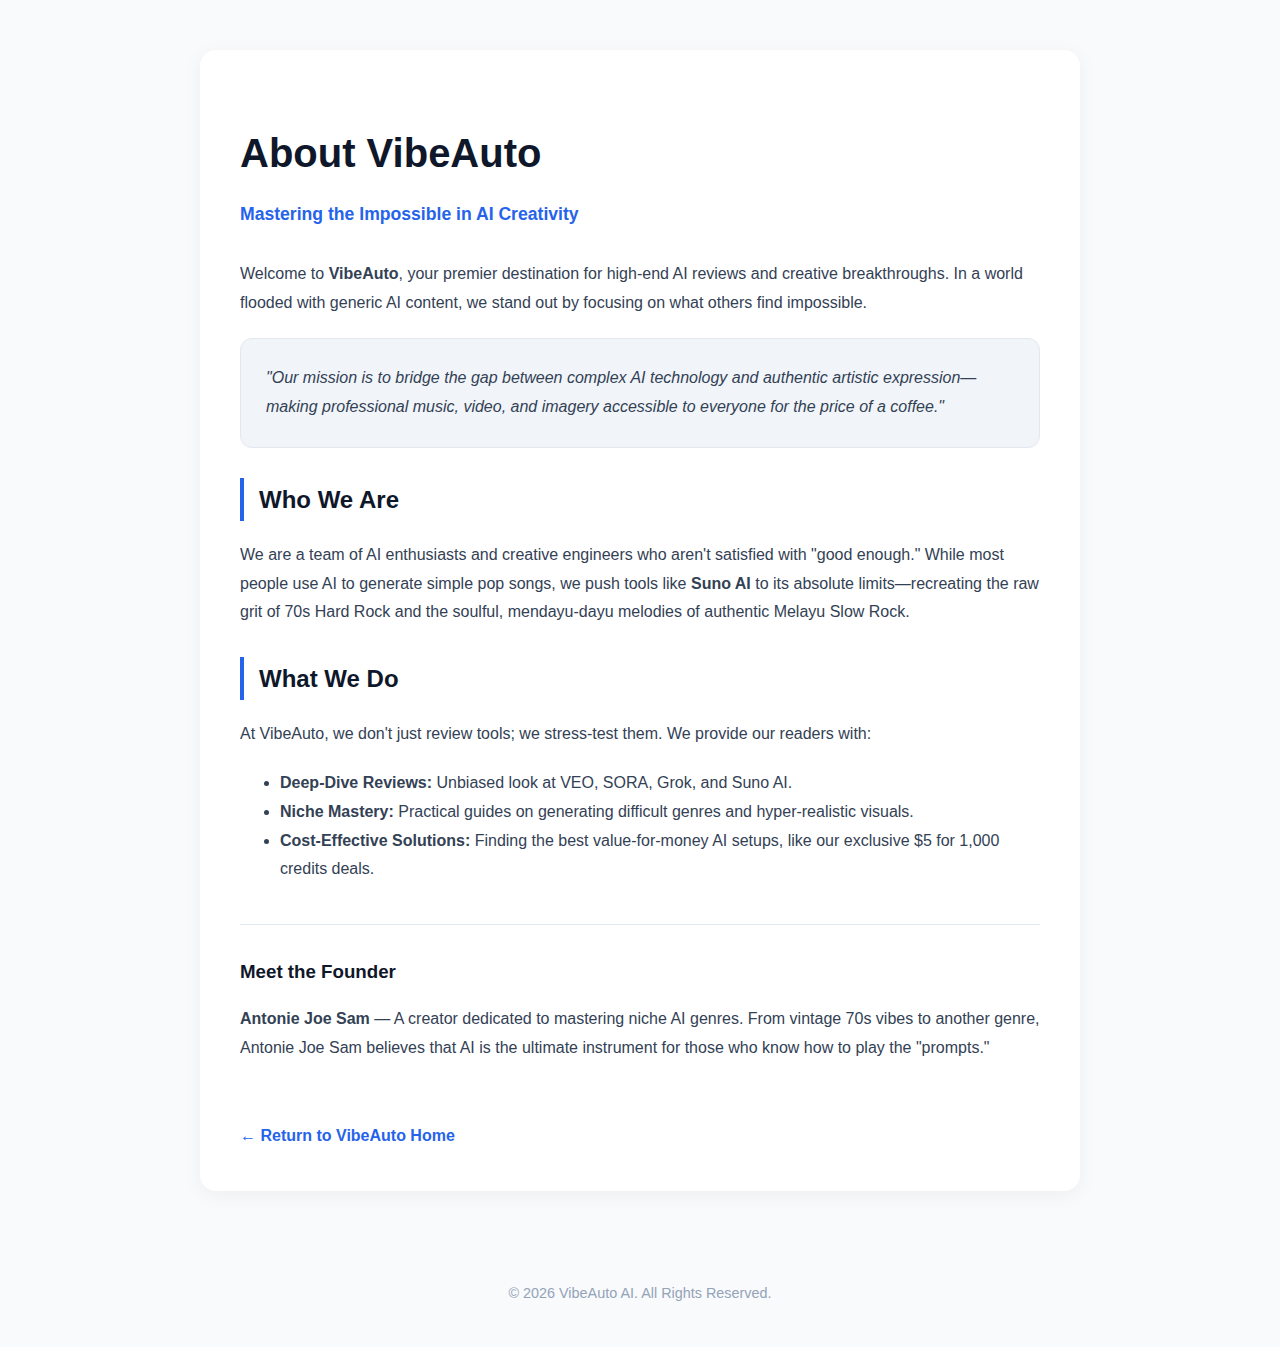
<file: about-us.html>
<!DOCTYPE html>
<html lang="en">
<head>
    <meta charset="UTF-8">
    <meta name="viewport" content="width=device-width, initial-scale=1.0">
    <title>About Us - VibeAuto AI</title>
    <style>
        :root { --primary: #2563eb; --dark: #0f172a; --light: #f8fafc; }
        body { font-family: 'Segoe UI', sans-serif; line-height: 1.8; color: #334155; margin: 0; background: var(--light); }
        .container { max-width: 800px; margin: 50px auto; padding: 40px; background: white; border-radius: 16px; box-shadow: 0 4px 20px rgba(0,0,0,0.05); }
        h1 { color: var(--dark); font-size: 2.5rem; margin-bottom: 10px; }
        .subtitle { color: var(--primary); font-weight: bold; font-size: 1.1rem; margin-bottom: 30px; display: block; }
        h2 { color: var(--dark); margin-top: 30px; border-left: 4px solid var(--primary); padding-left: 15px; }
        p { margin-bottom: 20px; }
        .mission-box { background: #f1f5f9; padding: 25px; border-radius: 12px; font-style: italic; border: 1px solid #e2e8f0; }
        .profile-section { display: flex; align-items: center; gap: 20px; margin-top: 40px; padding-top: 30px; border-top: 1px solid #e2e8f0; }
        .profile-text h3 { margin: 0; color: var(--dark); }
        .back-link { display: inline-block; margin-top: 40px; color: var(--primary); text-decoration: none; font-weight: bold; }
    </style>
</head>
<body>

<div class="container">
    <h1>About VibeAuto</h1>
    <span class="subtitle">Mastering the Impossible in AI Creativity</span>

    <p>Welcome to <strong>VibeAuto</strong>, your premier destination for high-end AI reviews and creative breakthroughs. In a world flooded with generic AI content, we stand out by focusing on what others find impossible.</p>

    <div class="mission-box">
        "Our mission is to bridge the gap between complex AI technology and authentic artistic expression—making professional music, video, and imagery accessible to everyone for the price of a coffee."
    </div>

    <h2>Who We Are</h2>
    <p>We are a team of AI enthusiasts and creative engineers who aren't satisfied with "good enough." While most people use AI to generate simple pop songs, we push tools like <strong>Suno AI</strong> to its absolute limits—recreating the raw grit of 70s Hard Rock and the soulful, mendayu-dayu melodies of authentic Melayu Slow Rock.</p>

    <h2>What We Do</h2>
    <p>At VibeAuto, we don't just review tools; we stress-test them. We provide our readers with:</p>
    <ul>
        <li><strong>Deep-Dive Reviews:</strong> Unbiased look at VEO, SORA, Grok, and Suno AI.</li>
        <li><strong>Niche Mastery:</strong> Practical guides on generating difficult genres and hyper-realistic visuals.</li>
        <li><strong>Cost-Effective Solutions:</strong> Finding the best value-for-money AI setups, like our exclusive $5 for 1,000 credits deals.</li>
    </ul>

    <div class="profile-section">
        <div class="profile-text">
            <h3>Meet the Founder</h3>
            <p><strong>Antonie Joe Sam</strong> — A creator dedicated to mastering niche AI genres. From vintage 70s vibes to another genre, Antonie Joe Sam believes that AI is the ultimate instrument for those who know how to play the "prompts."</p>
        </div>
    </div>

    <a href="index.html" class="back-link">← Return to VibeAuto Home</a>
</div>

<footer style="text-align: center; padding: 40px; color: #94a3b8; font-size: 0.9rem;">
    &copy; 2026 VibeAuto AI. All Rights Reserved.
</footer>

</body>
</html>
</file>
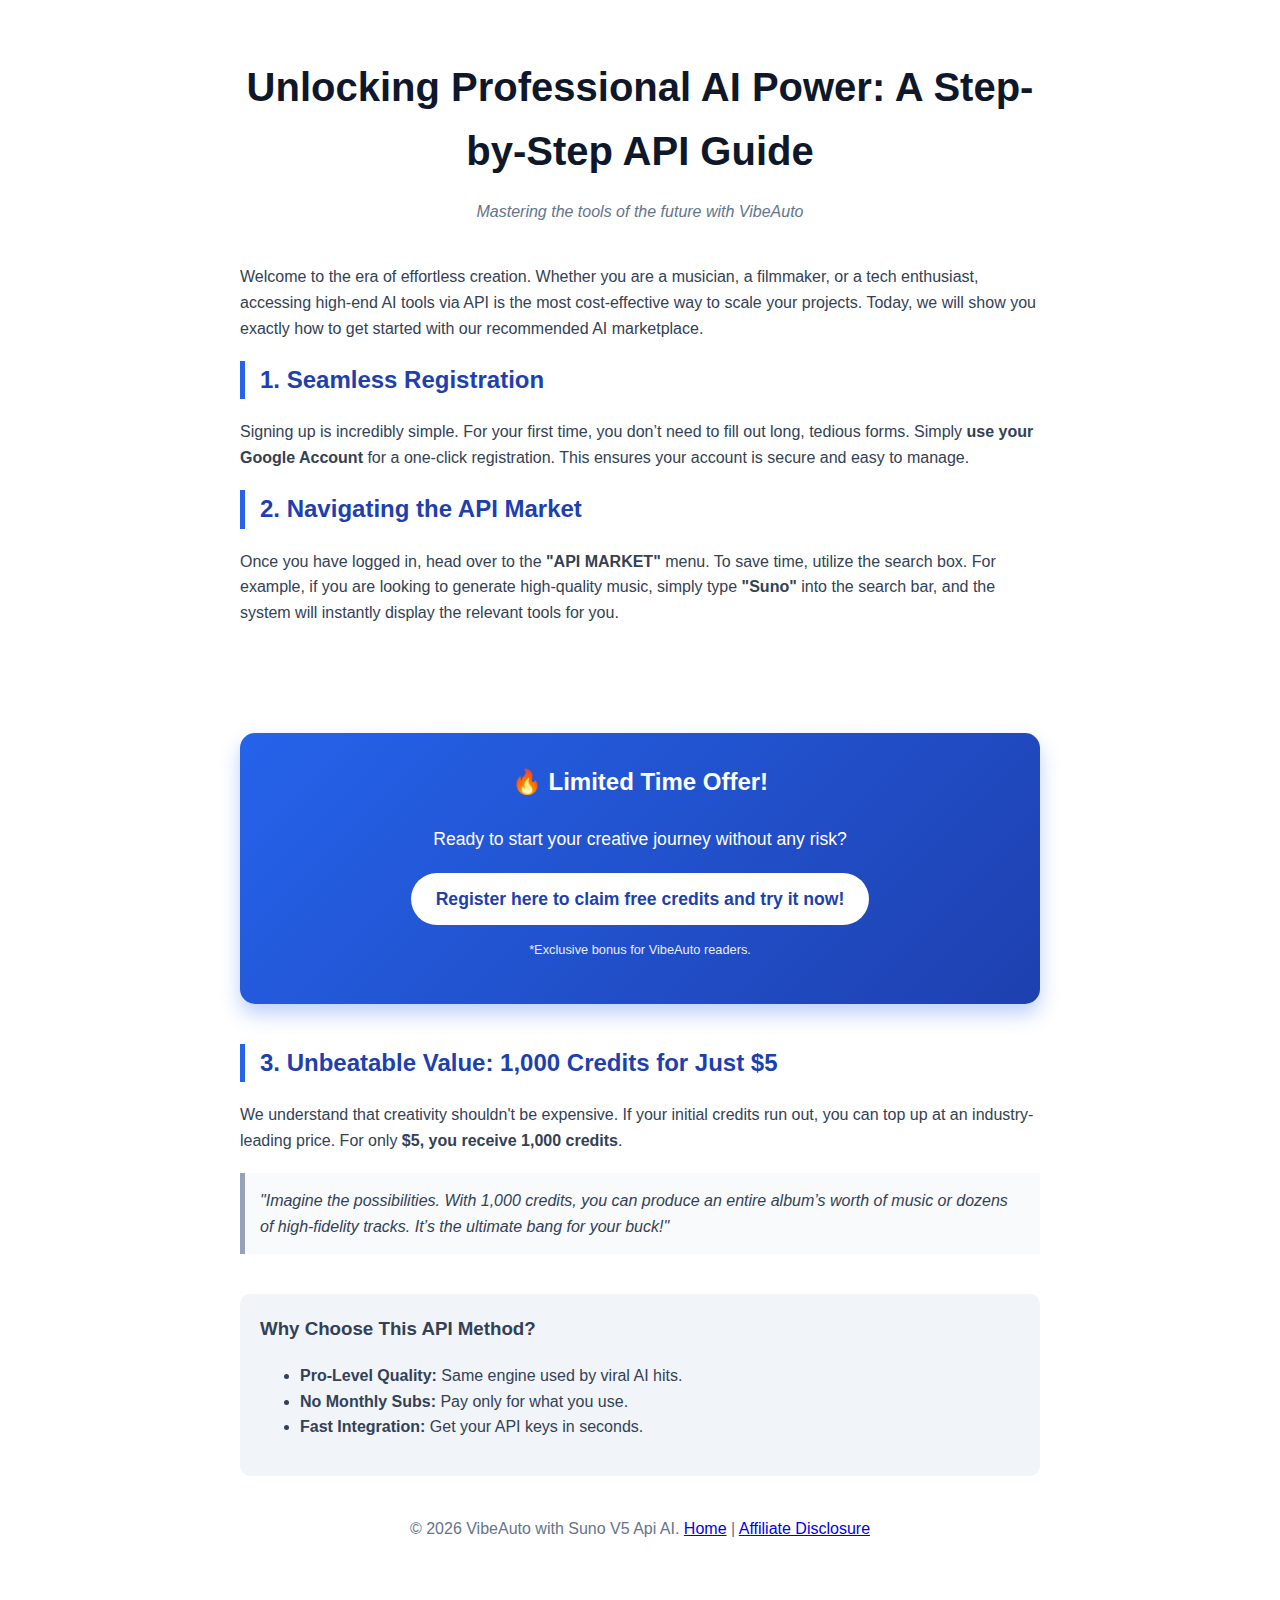
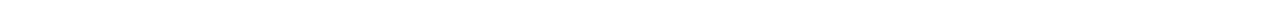
<file: api-guide.html>
<!DOCTYPE html>
<html lang="en">
<head>
    <meta charset="UTF-8">
    <meta name="viewport" content="width=device-width, initial-scale=1.0">
    <title>How to Access & Use Professional AI APIs | VibeAuto Guide</title>
    <meta name="description" content="Step-by-step guide on how to register and use powerful AI APIs for Music, Video, and Art. Get 1,000 credits for only $5 at VibeAuto recommended market.">
    
    <script type="application/ld+json">
{
  "@context": "https://schema.org/",
  "@type": "Guide",
  "itemReviewed": {
    "@type": "SoftwareApplication",
    "name": "Tools APi AI",
    "applicationCategory": "MultimediaApplication"
  },
  "reviewRating": {
    "@type": "Rating",
    "ratingValue": "4.9",
    "bestRating": "5"
  },
  "author": {
    "@type": "Person",
    "name": "Admin VibeAuto"
  },
  "publisher": {
    "@type": "Organization",
    "name": "VibeAuto"
  }
}
</script>

</head>
<body>

    <article style="max-width: 800px; margin: 0 auto; padding: 20px; font-family: 'Segoe UI', Tahoma, Geneva, Verdana, sans-serif; line-height: 1.6; color: #334155;">
        
        <header style="text-align: center; margin-bottom: 40px;">
            <h1 style="color: #0f172a; font-size: 2.5rem; margin-bottom: 10px;">Unlocking Professional AI Power: A Step-by-Step API Guide</h1>
            <p style="color: #64748b; font-style: italic;">Mastering the tools of the future with VibeAuto</p>
        </header>

        <section>
            <p>Welcome to the era of effortless creation. Whether you are a musician, a filmmaker, or a tech enthusiast, accessing high-end AI tools via API is the most cost-effective way to scale your projects. Today, we will show you exactly how to get started with our recommended AI marketplace.</p>
            
            <h2 style="color: #1e40af; border-left: 5px solid #2563eb; padding-left: 15px;">1. Seamless Registration</h2>
            <p>Signing up is incredibly simple. For your first time, you don’t need to fill out long, tedious forms. Simply <strong>use your Google Account</strong> for a one-click registration. This ensures your account is secure and easy to manage.</p>

            <h2 style="color: #1e40af; border-left: 5px solid #2563eb; padding-left: 15px;">2. Navigating the API Market</h2>
            <p>Once you have logged in, head over to the <strong>"API MARKET"</strong> menu. To save time, utilize the search box. For example, if you are looking to generate high-quality music, simply type <strong>"Suno"</strong> into the search bar, and the system will instantly display the relevant tools for you.</p>
<br/>
            <center>
                <script>
  atOptions = {
    'key' : '915ccc7f5b83040e3ee4ab05eef31e11',
    'format' : 'iframe',
    'height' : 60,
    'width' : 468,
    'params' : {}
  };
</script>
<script src="https://www.highperformanceformat.com/915ccc7f5b83040e3ee4ab05eef31e11/invoke.js"></script>
            </center>

<br/>

            
            <div style="background: linear-gradient(135deg, #2563eb 0%, #1e40af 100%); color: white; padding: 30px; border-radius: 15px; text-align: center; margin: 40px 0; box-shadow: 0 10px 20px rgba(37, 99, 235, 0.3);">
                <h3 style="margin-top: 0; font-size: 1.5rem;">🔥 Limited Time Offer!</h3>
                <p style="font-size: 1.1rem; margin-bottom: 20px;">Ready to start your creative journey without any risk?</p>
                <a href="https://vibeauto.github.io/Music/suno-api.html" style="display: inline-block; background: #ffffff; color: #1e40af; padding: 12px 25px; border-radius: 50px; text-decoration: none; font-weight: bold; font-size: 1.1rem; transition: 0.3s;">
                    Register here to claim free credits and try it now!
                </a>
                <p style="font-size: 0.8rem; margin-top: 15px; opacity: 0.9;">*Exclusive bonus for VibeAuto readers.</p>
            </div>

            <h2 style="color: #1e40af; border-left: 5px solid #2563eb; padding-left: 15px;">3. Unbeatable Value: 1,000 Credits for Just $5</h2>
            <p>We understand that creativity shouldn't be expensive. If your initial credits run out, you can top up at an industry-leading price. For only <strong>$5, you receive 1,000 credits</strong>.</p>
            <blockquote style="background: #f8fafc; border-left: 5px solid #94a3b8; padding: 15px; margin: 20px 0; font-style: italic;">
                "Imagine the possibilities. With 1,000 credits, you can produce an entire album’s worth of music or dozens of high-fidelity tracks. It’s the ultimate bang for your buck!"
            </blockquote>
        </section>

        <section style="margin-top: 40px; padding: 20px; background: #f1f5f9; border-radius: 10px;">
            <h3 style="margin-top: 0;">Why Choose This API Method?</h3>
            <ul>
                <li><strong>Pro-Level Quality:</strong> Same engine used by viral AI hits.</li>
                <li><strong>No Monthly Subs:</strong> Pay only for what you use.</li>
                <li><strong>Fast Integration:</strong> Get your API keys in seconds.</li>
            </ul>
        </section>

        <footer style="text-align: center; padding: 40px; color: #64748b;">
    &copy; 2026 VibeAuto with Suno V5 Api AI. <a href="https://vibeauto.github.io/Music">Home</a> | <a href="https://vibeauto.github.io/Music/disclosure.html">Affiliate Disclosure</a>
</footer>

    </article>

</body>
</html>
</file>
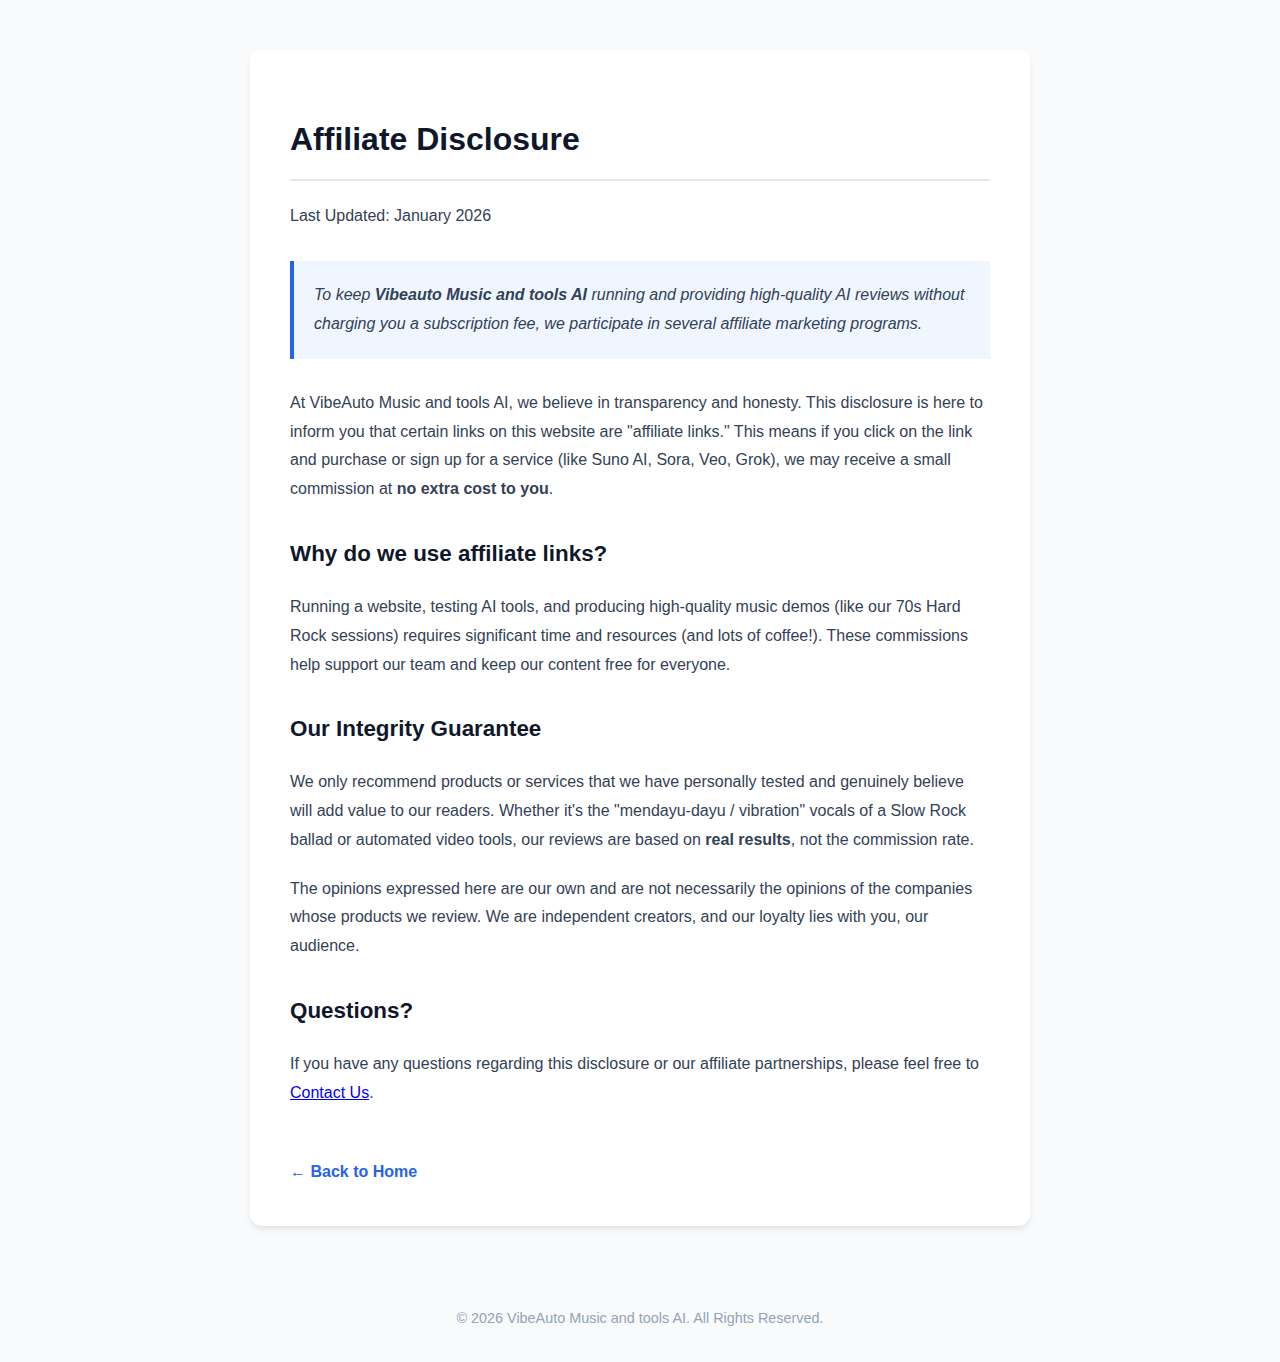
<file: disclosure.html>
<!DOCTYPE html>
<html lang="en">
<head>
    <meta charset="UTF-8">
    <meta name="viewport" content="width=device-width, initial-scale=1.0">
    <title>Affiliate Disclosure - VibeAuto Music and tools AI</title>
    <style>
        :root { --primary: #2563eb; --dark: #0f172a; --light: #f8fafc; }
        body { 
            font-family: 'Segoe UI', sans-serif; 
            line-height: 1.8; 
            color: #334155; 
            margin: 0; 
            background: var(--light); 
        }
        .container { 
            max-width: 700px; 
            margin: 50px auto; 
            padding: 40px; 
            background: white; 
            border-radius: 12px; 
            box-shadow: 0 4px 6px -1px rgba(0,0,0,0.1); 
        }
        h1 { color: var(--dark); border-bottom: 2px solid #e2e8f0; padding-bottom: 10px; }
        h2 { color: var(--dark); margin-top: 30px; font-size: 1.4rem; }
        p { margin-bottom: 20px; }
        .highlight-box { 
            background: #eff6ff; 
            border-left: 4px solid var(--primary); 
            padding: 20px; 
            font-style: italic;
            margin: 30px 0;
        }
        .back-link { display: inline-block; margin-top: 30px; color: var(--primary); text-decoration: none; font-weight: bold; }
    </style>
</head>
<body>

<div class="container">
    <h1>Affiliate Disclosure</h1>
    
    <p>Last Updated: January 2026</p>

    <div class="highlight-box">
        To keep <strong>Vibeauto Music and tools AI</strong> running and providing high-quality AI reviews without charging you a subscription fee, we participate in several affiliate marketing programs.
    </div>

    <p>At VibeAuto Music and tools AI, we believe in transparency and honesty. This disclosure is here to inform you that certain links on this website are "affiliate links." This means if you click on the link and purchase or sign up for a service (like Suno AI, Sora, Veo, Grok), we may receive a small commission at <strong>no extra cost to you</strong>.</p>

    <h2>Why do we use affiliate links?</h2>
    <p>Running a website, testing AI tools, and producing high-quality music demos (like our 70s Hard Rock sessions) requires significant time and resources (and lots of coffee!). These commissions help support our team and keep our content free for everyone.</p>

    <h2>Our Integrity Guarantee</h2>
    <p>We only recommend products or services that we have personally tested and genuinely believe will add value to our readers. Whether it's the "mendayu-dayu / vibration" vocals of a Slow Rock ballad or automated video tools, our reviews are based on <strong>real results</strong>, not the commission rate.</p>

    <p>The opinions expressed here are our own and are not necessarily the opinions of the companies whose products we review. We are independent creators, and our loyalty lies with you, our audience.</p>

    <h2>Questions?</h2>
    <p>If you have any questions regarding this disclosure or our affiliate partnerships, please feel free to <a href="contact.html">Contact Us</a>.</p>

    <a href="index.html" class="back-link">← Back to Home</a>
</div>

<footer style="text-align: center; padding: 30px; color: #94a3b8; font-size: 0.9rem;">
    &copy; 2026 VibeAuto Music and tools AI. All Rights Reserved.
</footer>

</body>
</html>
</file>
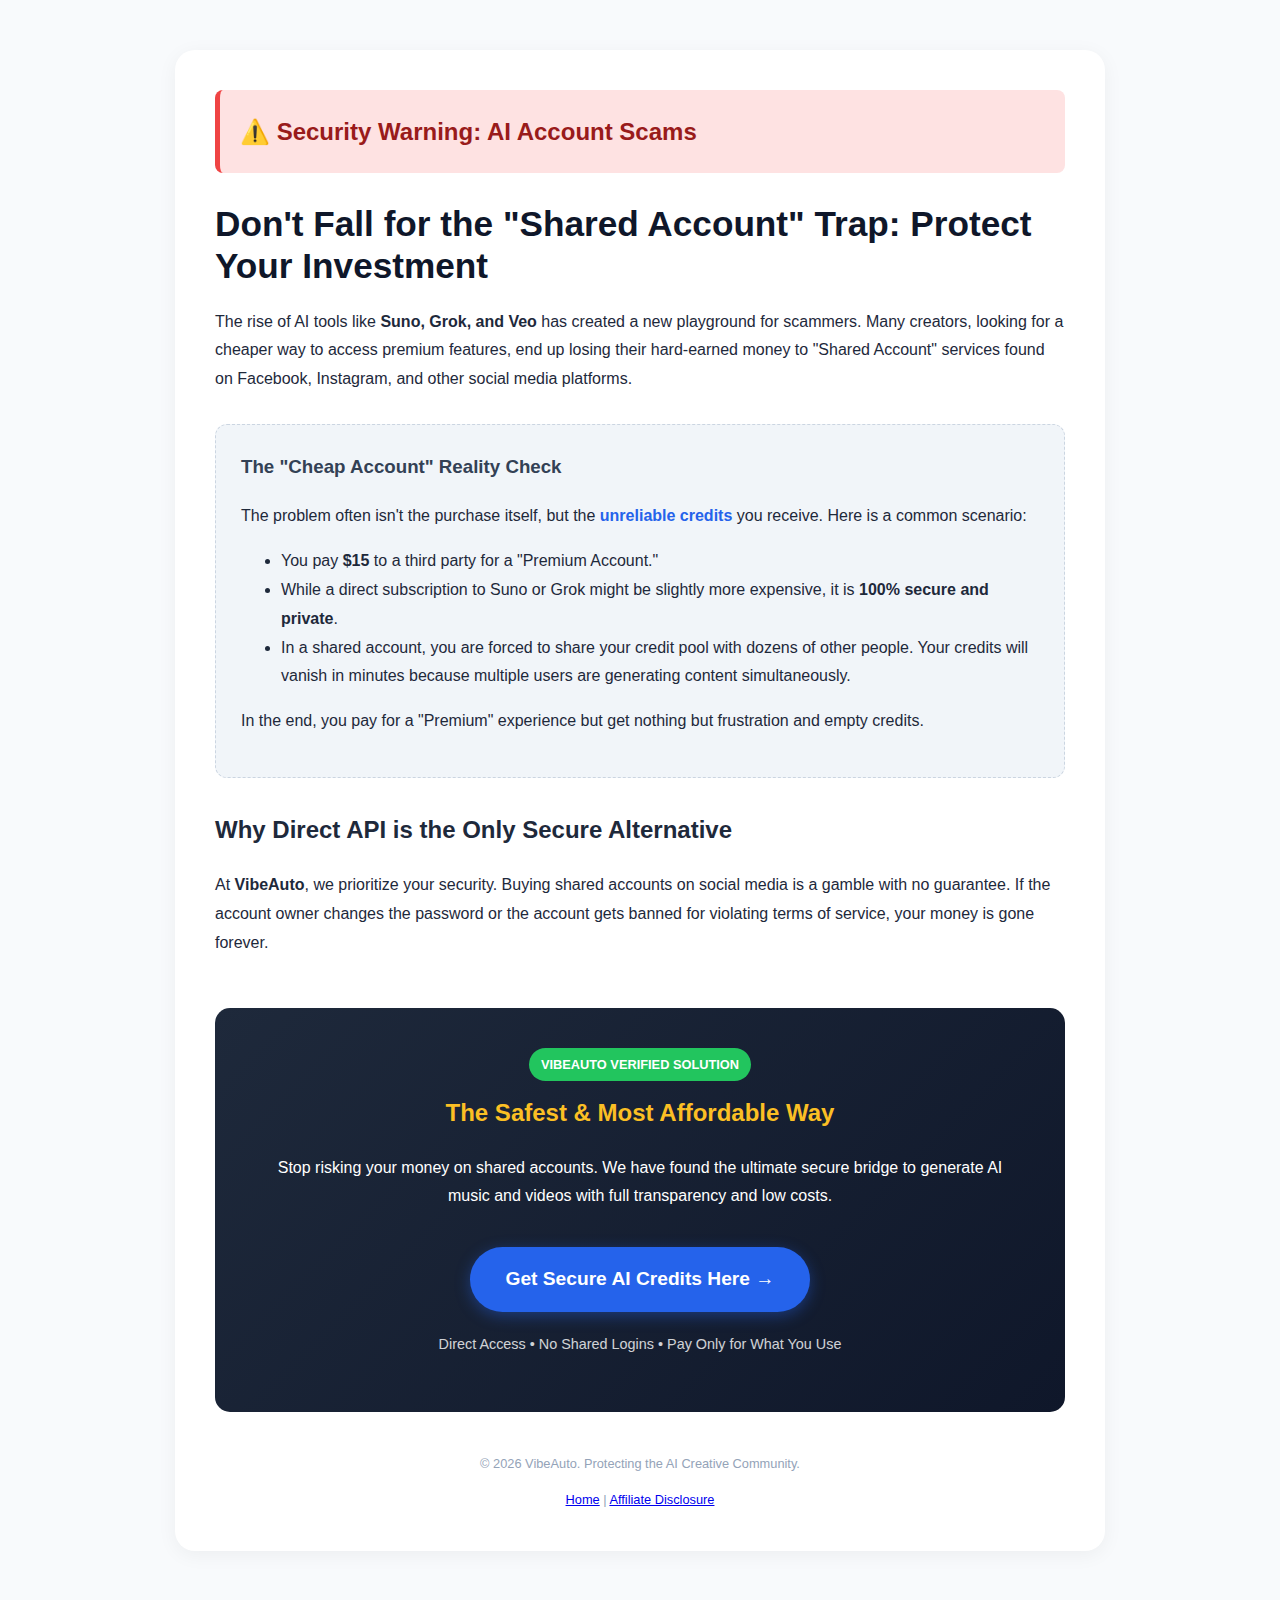
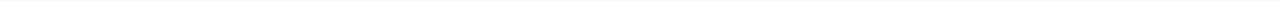
<file: fraud-alert.html>
<!DOCTYPE html>
<html lang="en">
<head>
    <meta charset="UTF-8">
    <meta name="viewport" content="width=device-width, initial-scale=1.0">
    <title>Account Sharing Fraud Alert: Protect Your AI Credits | VibeAuto</title>
    <meta name="description" content="Beware of shared account scams for Suno, Grok, and Veo. Learn why shared accounts fail and find the safest, most affordable solution at VibeAuto.">
    
  <script type="application/ld+json">
    {
      "@context": "https://schema.org/",
      "@type": "Alert",
      "itemReviewed": {
        "@type": "SoftwareApplication",
        "name": "Fraud Alert",
        "applicationCategory": "MultimediaApplication"
      },
      "reviewRating": {
        "@type": "Rating",
        "ratingValue": "4.9",
        "bestRating": "5"
      },
      "author": { "@type": "Person", "name": "Antonie Joe Sam" },
      "publisher": { "@type": "Organization", "name": "vibeAuto" }
    }
    </script>
  
  <style>
        body { font-family: 'Inter', sans-serif; line-height: 1.8; color: #1e293b; background: #f8fafc; margin: 0; padding: 0; }
        .container { max-width: 850px; margin: 50px auto; background: white; padding: 40px; border-radius: 20px; box-shadow: 0 4px 20px rgba(0,0,0,0.05); }
        .alert-header { background: #fee2e2; border-left: 5px solid #ef4444; padding: 20px; border-radius: 8px; margin-bottom: 30px; }
        .alert-header h2 { color: #991b1b; margin: 0; font-size: 1.5rem; }
        h1 { color: #0f172a; font-size: 2.2rem; margin-bottom: 20px; line-height: 1.2; }
        .case-study { background: #f1f5f9; padding: 25px; border-radius: 12px; margin: 30px 0; border: 1px dashed #cbd5e1; }
        .case-study h3 { margin-top: 0; color: #334155; }
        .highlight { color: #2563eb; font-weight: bold; }
        
        /* Solution Box Styling */
        .solution-box { 
            background: linear-gradient(135deg, #1e293b 0%, #0f172a 100%); 
            color: white; 
            padding: 40px; 
            border-radius: 15px; 
            text-align: center; 
            margin-top: 50px;
            position: relative;
            overflow: hidden;
        }
        .solution-box h2 { color: #fbbf24; margin-top: 0; }
        .btn-safe { 
            display: inline-block; 
            background: #2563eb; 
            color: white; 
            padding: 15px 35px; 
            border-radius: 50px; 
            text-decoration: none; 
            font-weight: bold; 
            font-size: 1.2rem; 
            margin-top: 20px;
            box-shadow: 0 4px 15px rgba(37, 99, 235, 0.4);
            transition: 0.3s;
        }
        .btn-safe:hover { background: #3b82f6; transform: scale(1.05); }
        .badge { background: #22c55e; color: white; padding: 5px 12px; border-radius: 20px; font-size: 0.8rem; font-weight: bold; text-transform: uppercase; margin-bottom: 10px; display: inline-block; }
    </style>
</head>
<body>

<div class="container">
    <div class="alert-header">
        <h2>⚠️ Security Warning: AI Account Scams</h2>
    </div>

    <h1>Don't Fall for the "Shared Account" Trap: Protect Your Investment</h1>
    
    <p>The rise of AI tools like <strong>Suno, Grok, and Veo</strong> has created a new playground for scammers. Many creators, looking for a cheaper way to access premium features, end up losing their hard-earned money to "Shared Account" services found on Facebook, Instagram, and other social media platforms.</p>

    <div class="case-study">
        <h3>The "Cheap Account" Reality Check</h3>
        <p>The problem often isn't the purchase itself, but the <span class="highlight">unreliable credits</span> you receive. Here is a common scenario:</p>
        <ul>
            <li>You pay <strong>$15</strong> to a third party for a "Premium Account."</li>
            <li>While a direct subscription to Suno or Grok might be slightly more expensive, it is <strong>100% secure and private</strong>.</li>
            <li>In a shared account, you are forced to share your credit pool with dozens of other people. Your credits will vanish in minutes because multiple users are generating content simultaneously.</li>
        </ul>
        <p>In the end, you pay for a "Premium" experience but get nothing but frustration and empty credits.</p>
    </div>

    <h2>Why Direct API is the Only Secure Alternative</h2>
    <p>At <strong>VibeAuto</strong>, we prioritize your security. Buying shared accounts on social media is a gamble with no guarantee. If the account owner changes the password or the account gets banned for violating terms of service, your money is gone forever.</p>

    <div class="solution-box">
        <span class="badge">VibeAuto Verified Solution</span>
        <h2>The Safest & Most Affordable Way</h2>
        <p>Stop risking your money on shared accounts. We have found the ultimate secure bridge to generate AI music and videos with full transparency and low costs.</p>
        
        <a href="https://vibeauto.github.io/Music/suno-api.html" class="btn-safe">
            Get Secure AI Credits Here →
        </a>
        
        <p style="margin-top: 20px; font-size: 0.9rem; opacity: 0.8;">
            Direct Access • No Shared Logins • Pay Only for What You Use
        </p>
    </div>

    <footer style="margin-top: 40px; text-align: center; color: #94a3b8; font-size: 0.8rem;">
        <p>© 2026 VibeAuto. Protecting the AI Creative Community.</p>
    <a href="../Music/index.html">Home</a> | <a href="../Music/disclosure">Affiliate Disclosure</a>
</footer>
</div>

</body>
</html>
</file>
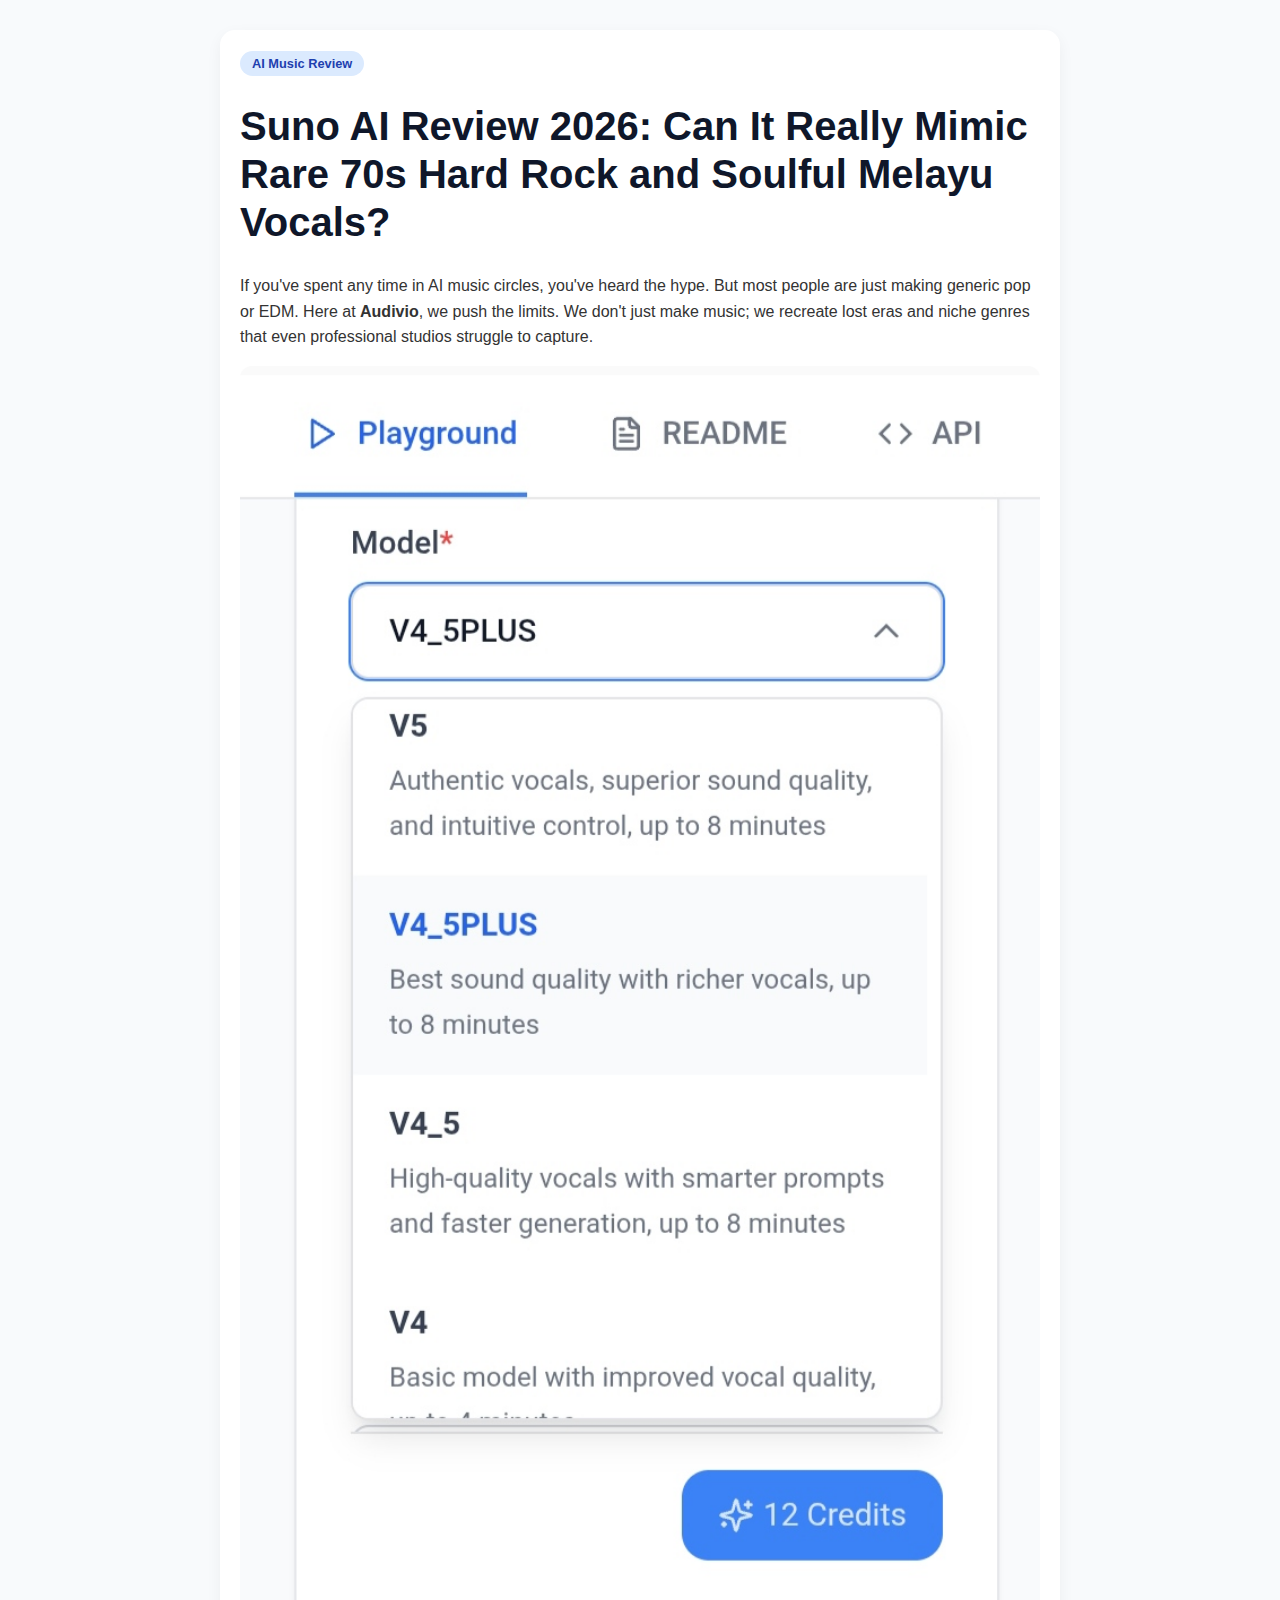
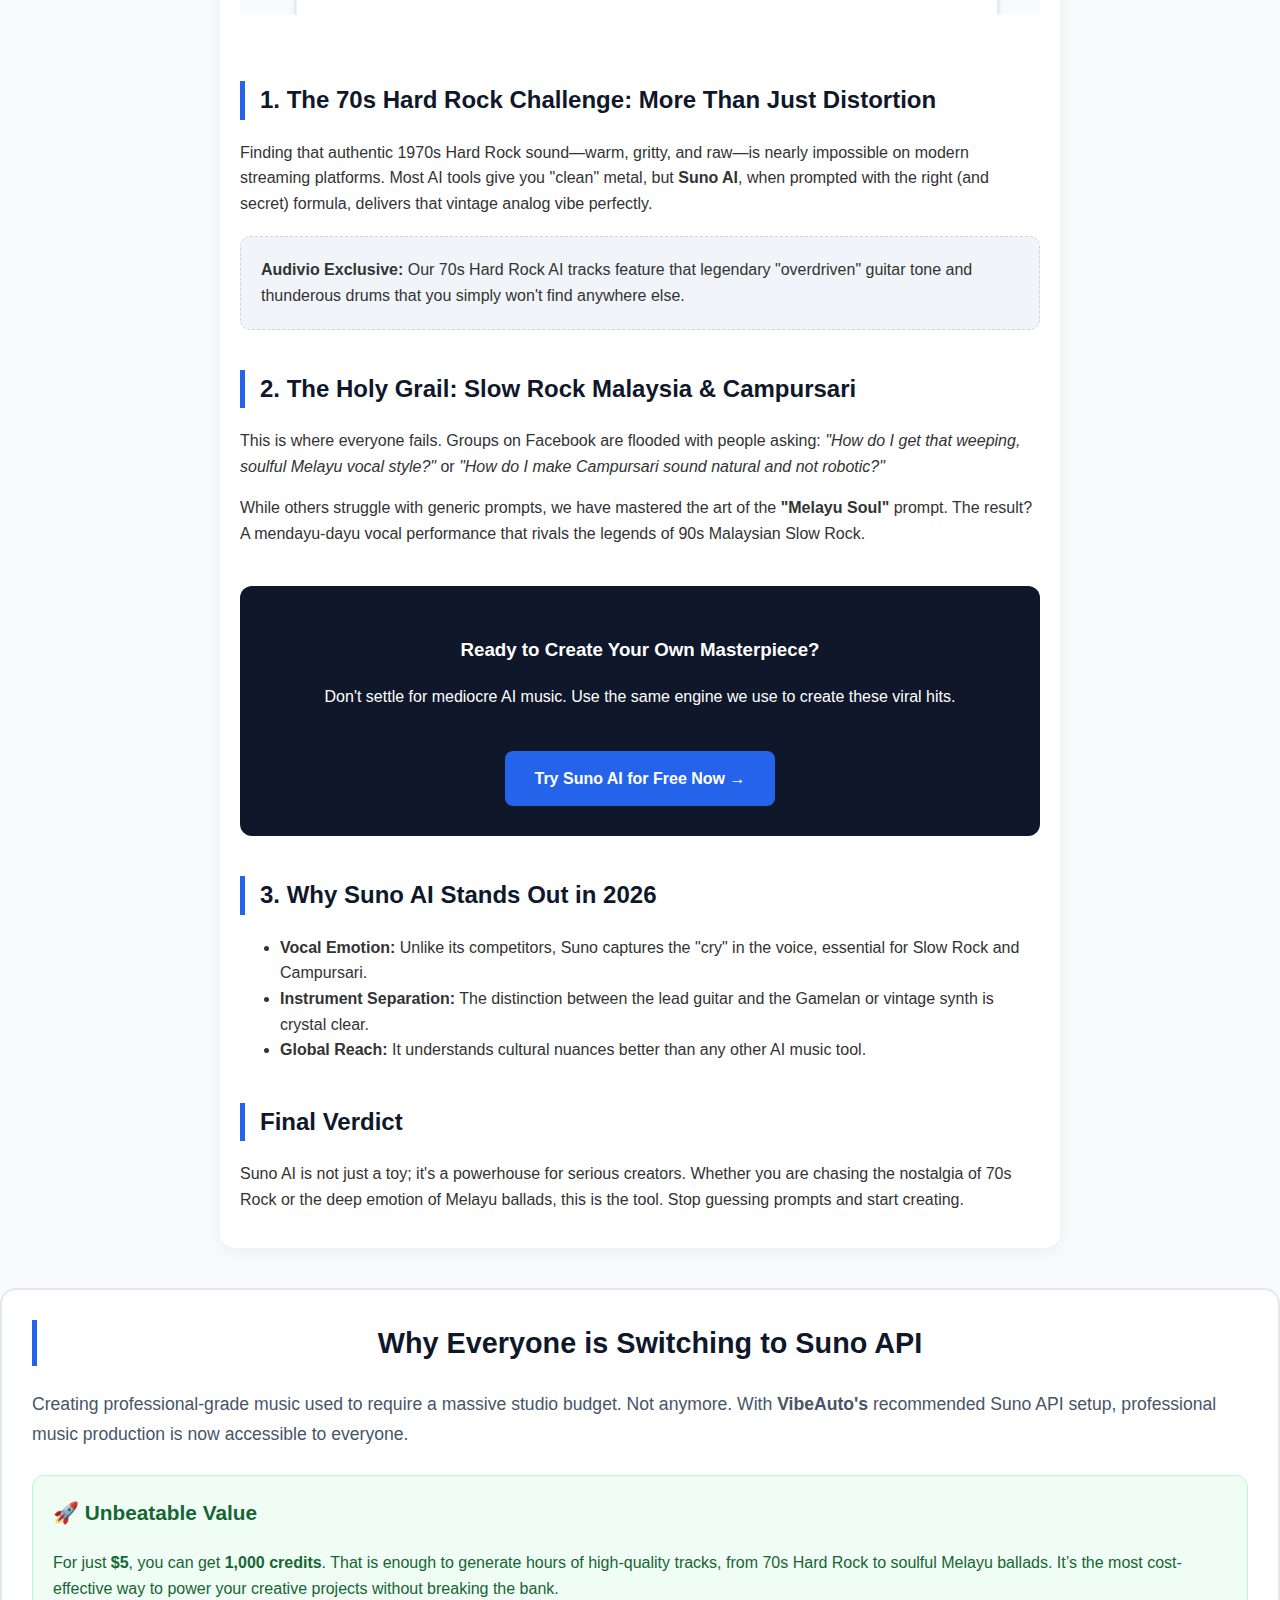
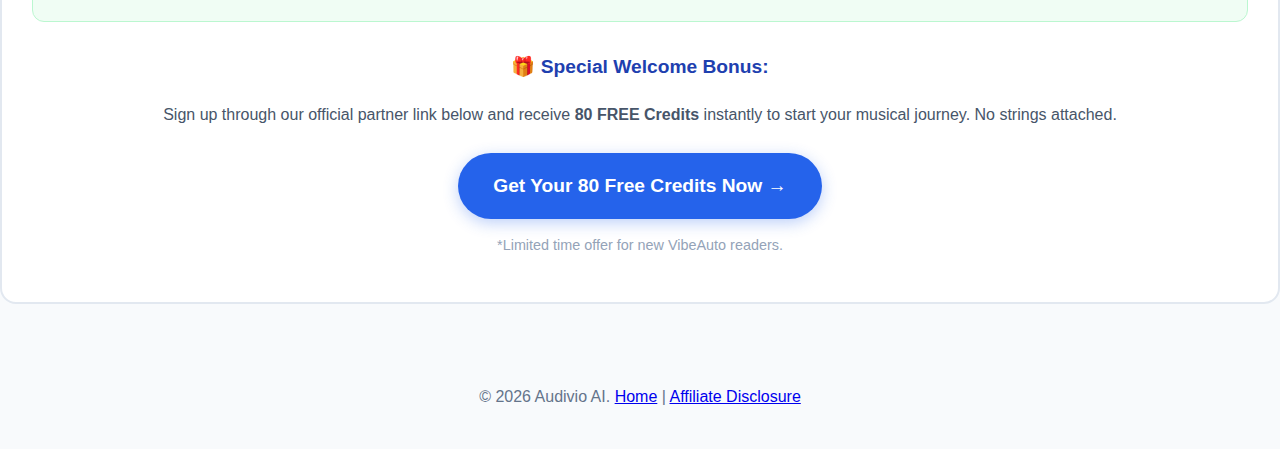
<file: suno-api.html>
<!DOCTYPE html>
<html lang="en">
<head>
    <meta charset="UTF-8">
    <meta name="viewport" content="width=device-width, initial-scale=1.0">
    <title>Suno AI Review 2026: The Only Tool for Authentic 70s Rock & Melayu Slow Rock</title>
    <meta name="description" content="Discover why Suno AI is the best AI music generator in 2026. From 70s Hard Rock to authentic Melayu Slow Rock, see how Audivio masters the impossible prompts.">
    
    <script type="application/ld+json">
    {
      "@context": "https://schema.org/",
      "@type": "Review",
      "itemReviewed": {
        "@type": "SoftwareApplication",
        "name": "Suno AI",
        "applicationCategory": "MultimediaApplication"
      },
      "reviewRating": {
        "@type": "Rating",
        "ratingValue": "4.9",
        "bestRating": "5"
      },
      "author": { "@type": "Person", "name": "Samiun" },
      "publisher": { "@type": "Organization", "name": "Audivio" }
    }
    </script>

    <style>
        /* Style CSS */
        :root { --primary: #2563eb; --dark: #0f172a; --light: #f8fafc; }
        body { font-family: 'Segoe UI', sans-serif; line-height: 1.6; color: #333; margin: 0; background: var(--light); }
        .container { max-width: 800px; margin: auto; padding: 20px; background: white; border-radius: 15px; margin-top: 30px; box-shadow: 0 5px 15px rgba(0,0,0,0.05); }
        h1 { color: var(--dark); font-size: 2.5rem; line-height: 1.2; }
        h2 { border-left: 5px solid var(--primary); padding-left: 15px; margin-top: 40px; color: var(--dark); }
        .cta-box { background: var(--dark); color: white; padding: 30px; border-radius: 12px; text-align: center; margin: 40px 0; }
        .btn { background: var(--primary); color: white; padding: 15px 30px; text-decoration: none; border-radius: 8px; font-weight: bold; display: inline-block; }
        .demo-box { background: #f1f5f9; padding: 20px; border-radius: 10px; border: 1px dashed #cbd5e1; margin: 20px 0; }
        .tag { background: #dbeafe; color: #1e40af; padding: 5px 12px; border-radius: 20px; font-size: 0.8rem; font-weight: bold; }
    </style>
</head>
<body>

<div class="container">
    <span class="tag">AI Music Review</span>
    <h1>Suno AI Review 2026: Can It Really Mimic Rare 70s Hard Rock and Soulful Melayu Vocals?</h1>
    
    <p>If you've spent any time in AI music circles, you've heard the hype. But most people are just making generic pop or EDM. Here at <strong>Audivio</strong>, we push the limits. We don't just make music; we recreate lost eras and niche genres that even professional studios struggle to capture.</p>

    <img src="https://vibeauto.github.io/Music/Suno-api.jpg" alt="Suno API AI Interface Dashboard" style="width:100%; border-radius:12px;">

    <h2>1. The 70s Hard Rock Challenge: More Than Just Distortion</h2>
    <p>Finding that authentic 1970s Hard Rock sound—warm, gritty, and raw—is nearly impossible on modern streaming platforms. Most AI tools give you "clean" metal, but <strong>Suno AI</strong>, when prompted with the right (and secret) formula, delivers that vintage analog vibe perfectly.</p>
    <div class="demo-box">
        <strong>Audivio Exclusive:</strong> Our 70s Hard Rock AI tracks feature that legendary "overdriven" guitar tone and thunderous drums that you simply won't find anywhere else.
    </div>

    <h2>2. The Holy Grail: Slow Rock Malaysia & Campursari</h2>
    <p>This is where everyone fails. Groups on Facebook are flooded with people asking: <em>"How do I get that weeping, soulful Melayu vocal style?"</em> or <em>"How do I make Campursari sound natural and not robotic?"</em></p>
    <p>While others struggle with generic prompts, we have mastered the art of the <strong>"Melayu Soul"</strong> prompt. The result? A mendayu-dayu vocal performance that rivals the legends of 90s Malaysian Slow Rock.</p>

    <div class="cta-box">
        <h3>Ready to Create Your Own Masterpiece?</h3>
        <p>Don't settle for mediocre AI music. Use the same engine we use to create these viral hits.</p>
        <br>
        <a href="https://vibeauto.github.io/tools/Market.html" class="btn">Try Suno AI for Free Now →</a>
    </div>

    <h2>3. Why Suno AI Stands Out in 2026</h2>
    <ul>
        <li><strong>Vocal Emotion:</strong> Unlike its competitors, Suno captures the "cry" in the voice, essential for Slow Rock and Campursari.</li>
        <li><strong>Instrument Separation:</strong> The distinction between the lead guitar and the Gamelan or vintage synth is crystal clear.</li>
        <li><strong>Global Reach:</strong> It understands cultural nuances better than any other AI music tool.</li>
    </ul>

    <h2>Final Verdict</h2>
    <p>Suno AI is not just a toy; it's a powerhouse for serious creators. Whether you are chasing the nostalgia of 70s Rock or the deep emotion of Melayu ballads, this is the tool. Stop guessing prompts and start creating.</p>
</div>


<section class="suno-promo" style="margin: 40px 0; padding: 30px; background: #ffffff; border: 2px solid #e2e8f0; border-radius: 16px; font-family: 'Segoe UI', Roboto, sans-serif;">
    
    <h2 style="color: #0f172a; margin-top: 0; font-size: 1.8rem; text-align: center;">Why Everyone is Switching to Suno API</h2>
    
    <p style="font-size: 1.1rem; color: #475569; line-height: 1.7;">
        Creating professional-grade music used to require a massive studio budget. Not anymore. With <strong>VibeAuto's</strong> recommended Suno API setup, professional music production is now accessible to everyone.
    </p>

    <div style="background: #f0fdf4; border: 1px solid #bbf7d0; padding: 20px; border-radius: 12px; margin: 25px 0;">
        <h3 style="color: #166534; margin-top: 0; font-size: 1.3rem;">🚀 Unbeatable Value</h3>
        <p style="color: #166534; margin-bottom: 0;">
            For just <strong>$5</strong>, you can get <strong>1,000 credits</strong>. That is enough to generate hours of high-quality tracks, from 70s Hard Rock to soulful Melayu ballads. It’s the most cost-effective way to power your creative projects without breaking the bank.
        </p>
    </div>

    <div style="text-align: center; margin-top: 30px;">
        <p style="font-size: 1.2rem; font-weight: 600; color: #1e40af;">
            🎁 Special Welcome Bonus:
        </p>
        <p style="color: #475569; margin-bottom: 25px;">
            Sign up through our official partner link below and receive <strong>80 FREE Credits</strong> instantly to start your musical journey. No strings attached.
        </p>
        
        <a href="https://vibeauto.github.io/tools/Market.html" 
           style="background: #2563eb; color: white; padding: 18px 35px; text-decoration: none; border-radius: 50px; font-weight: bold; font-size: 1.2rem; display: inline-block; transition: transform 0.2s; box-shadow: 0 4px 15px rgba(37, 99, 235, 0.3);">
            Get Your 80 Free Credits Now →
        </a>
        
        <p style="font-size: 0.9rem; color: #94a3b8; margin-top: 15px;">
            *Limited time offer for new VibeAuto readers.
        </p>
    </div>

</section>


    
<footer style="text-align: center; padding: 40px; color: #64748b;">
    &copy; 2026 Audivio AI. <a href="https://vibeauto.github.io/Music">Home</a> | <a href="https://vibeauto.github.io/Music/disclosure.html">Affiliate Disclosure</a>
</footer>

</body>
</html>
</file>
